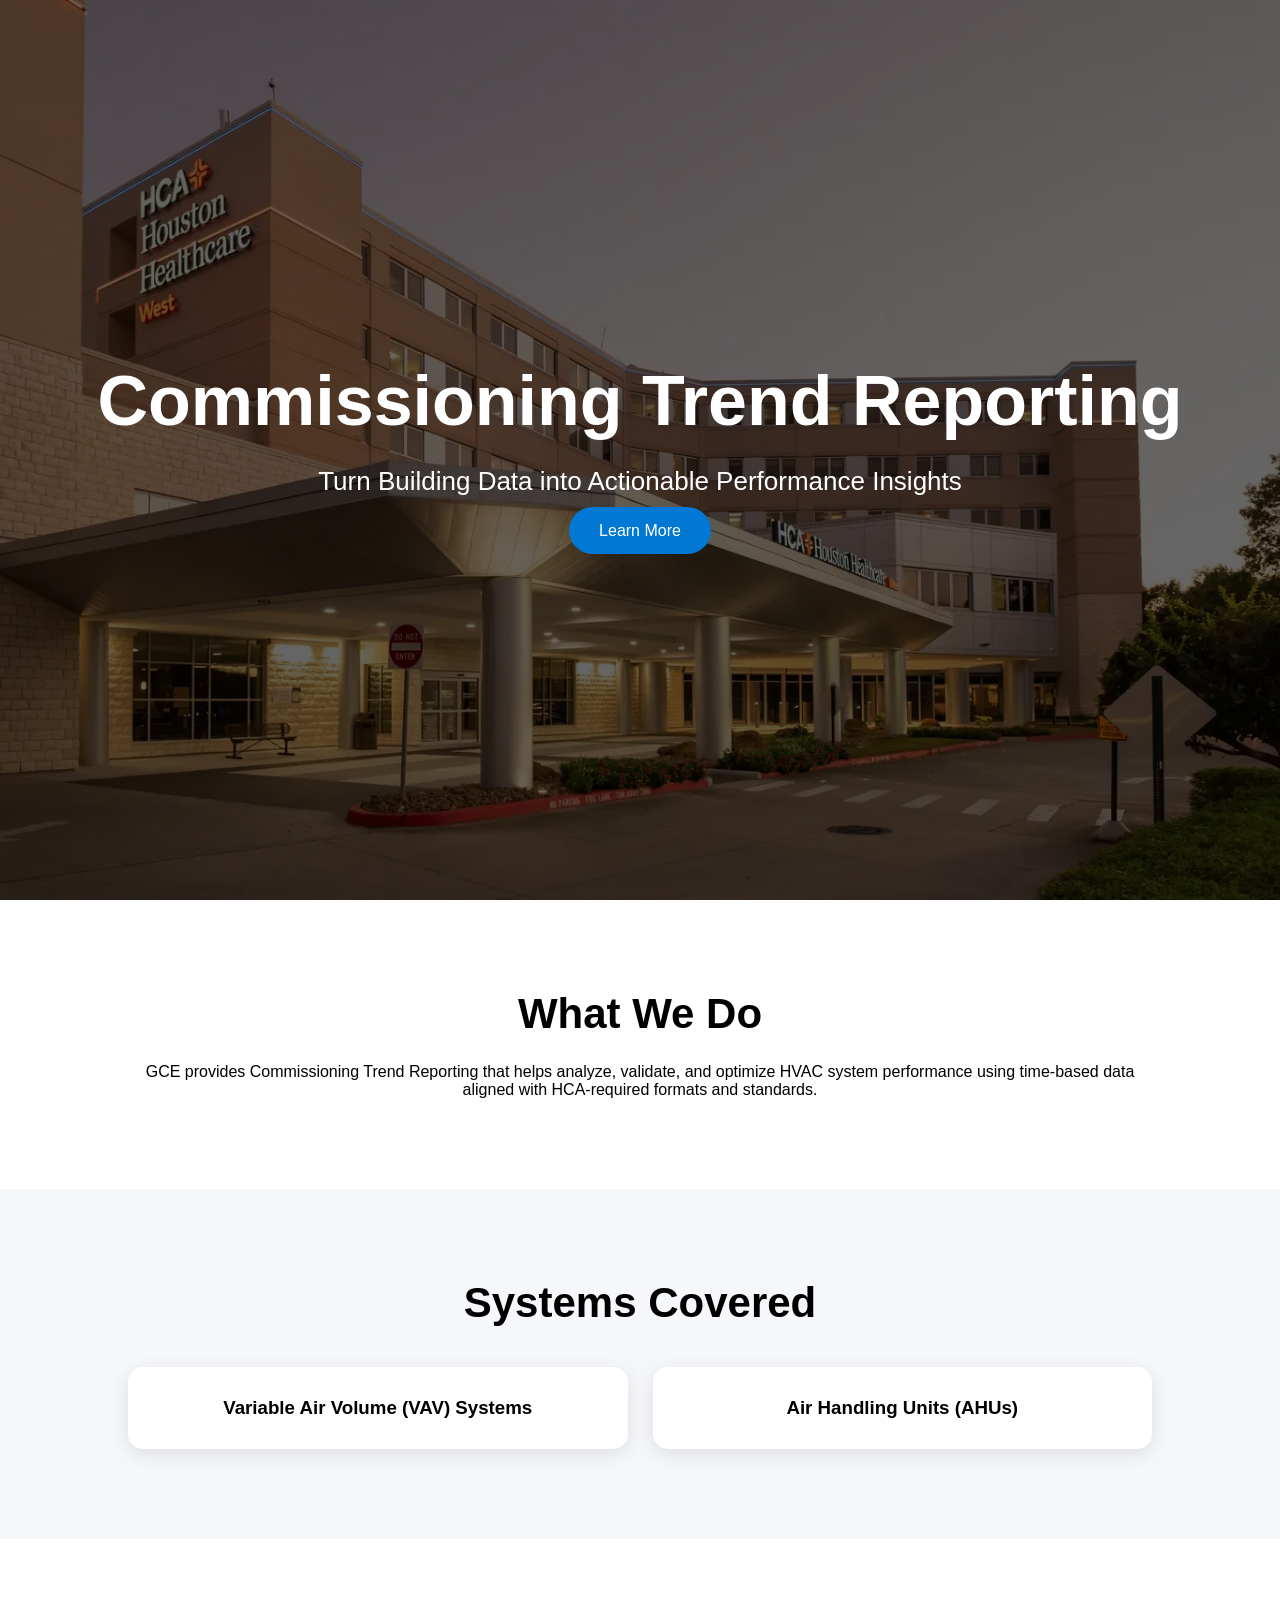
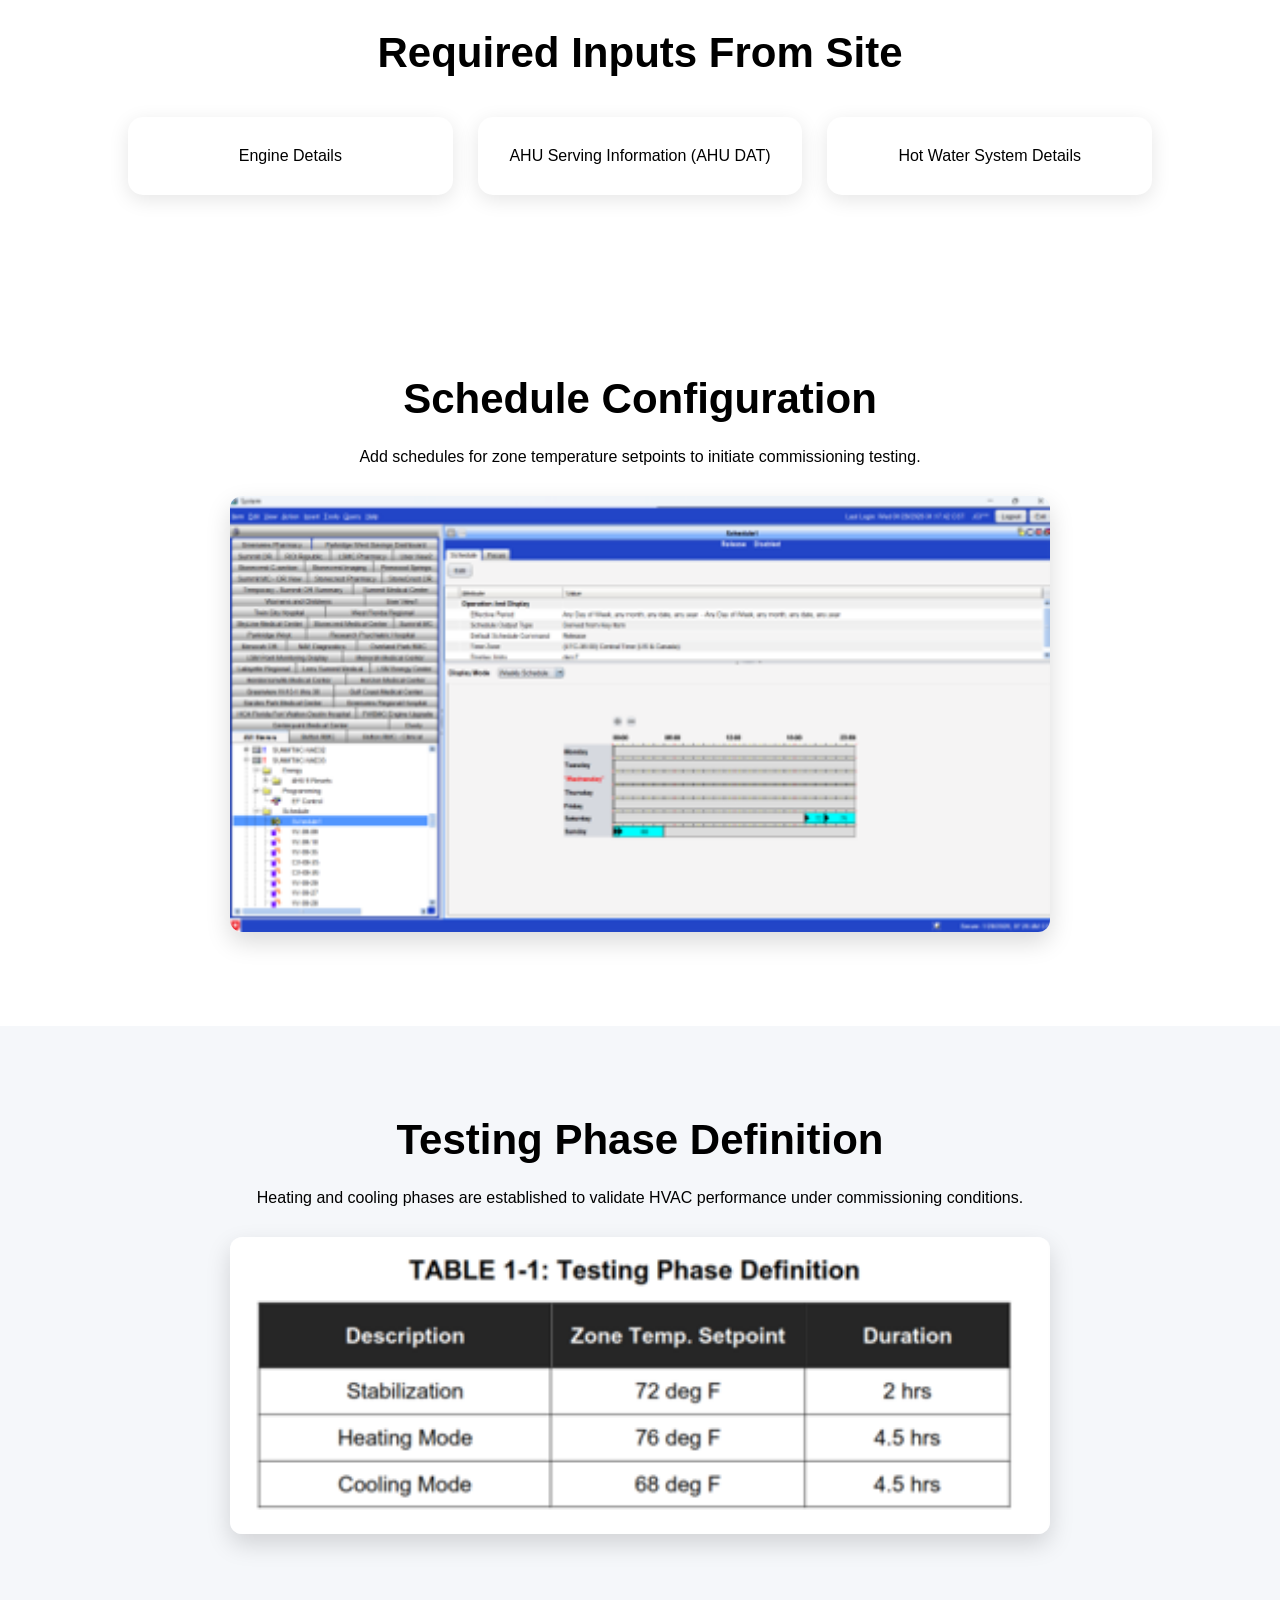
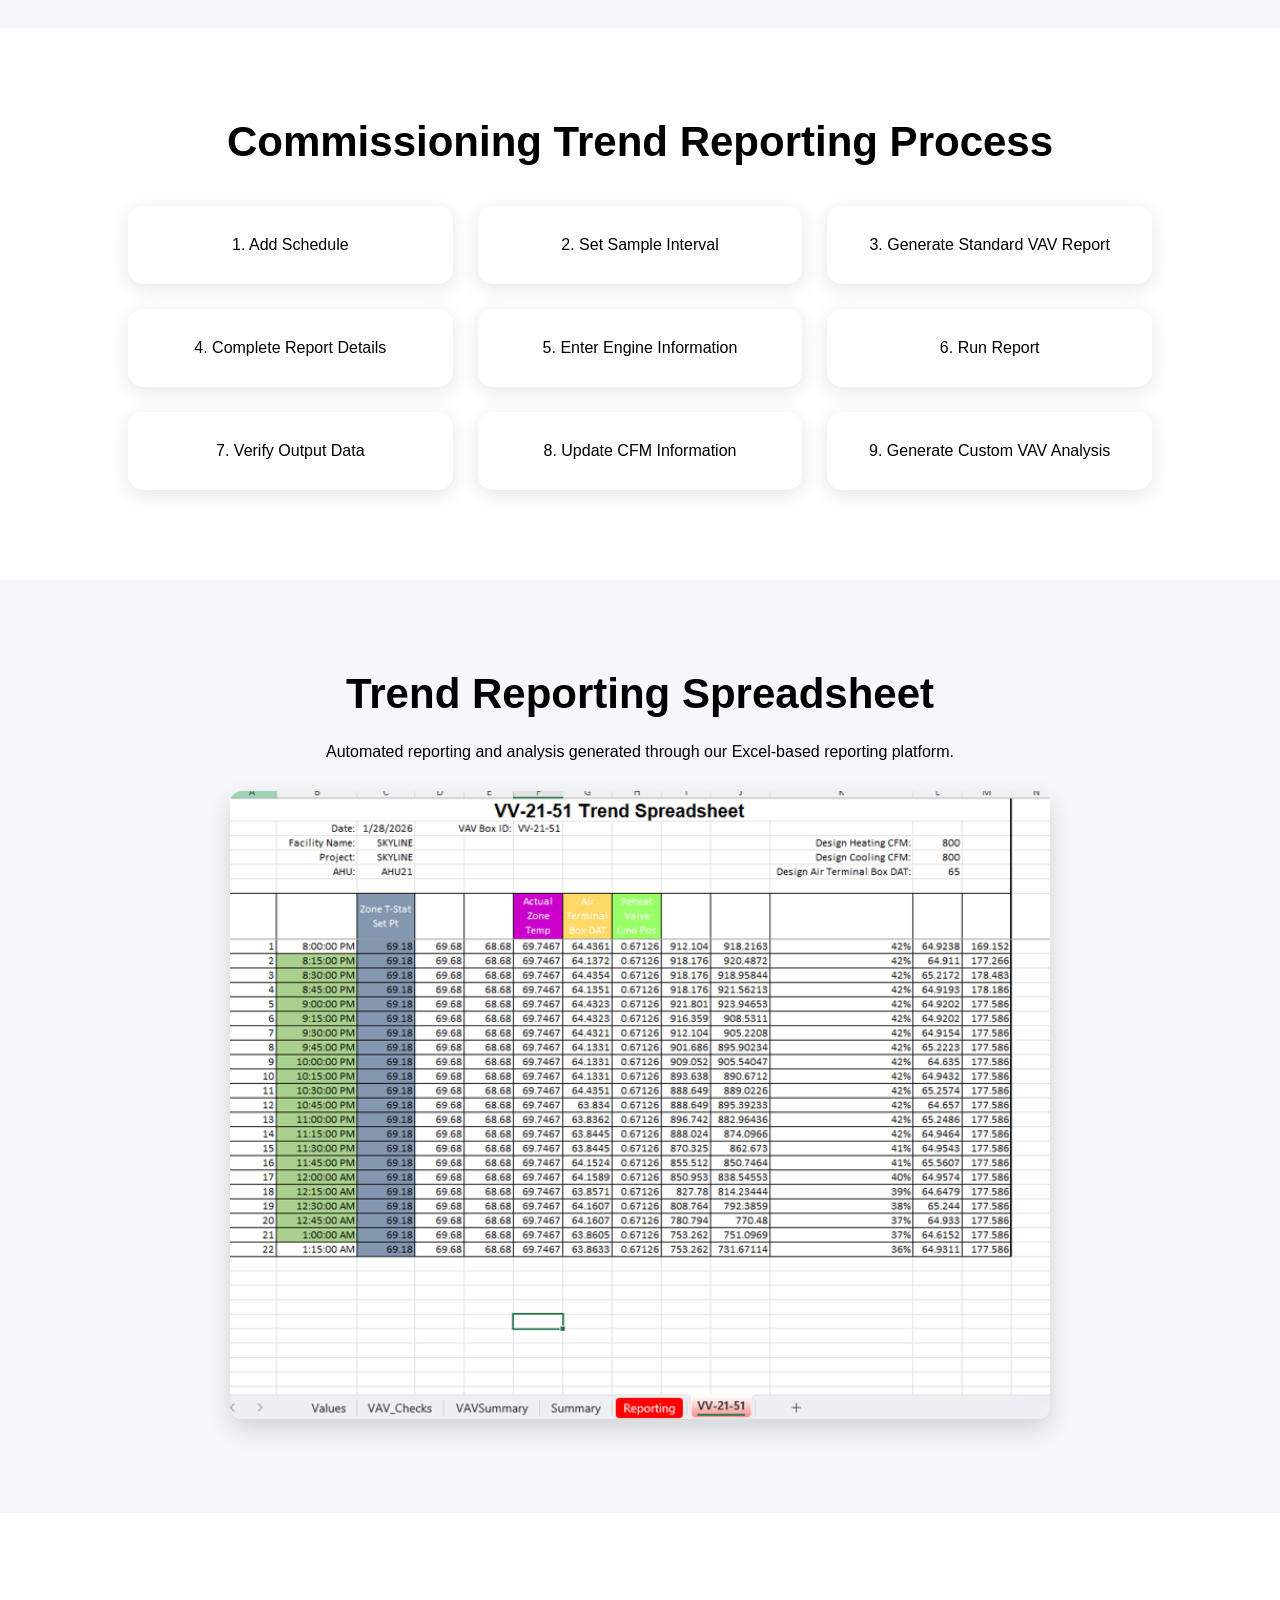
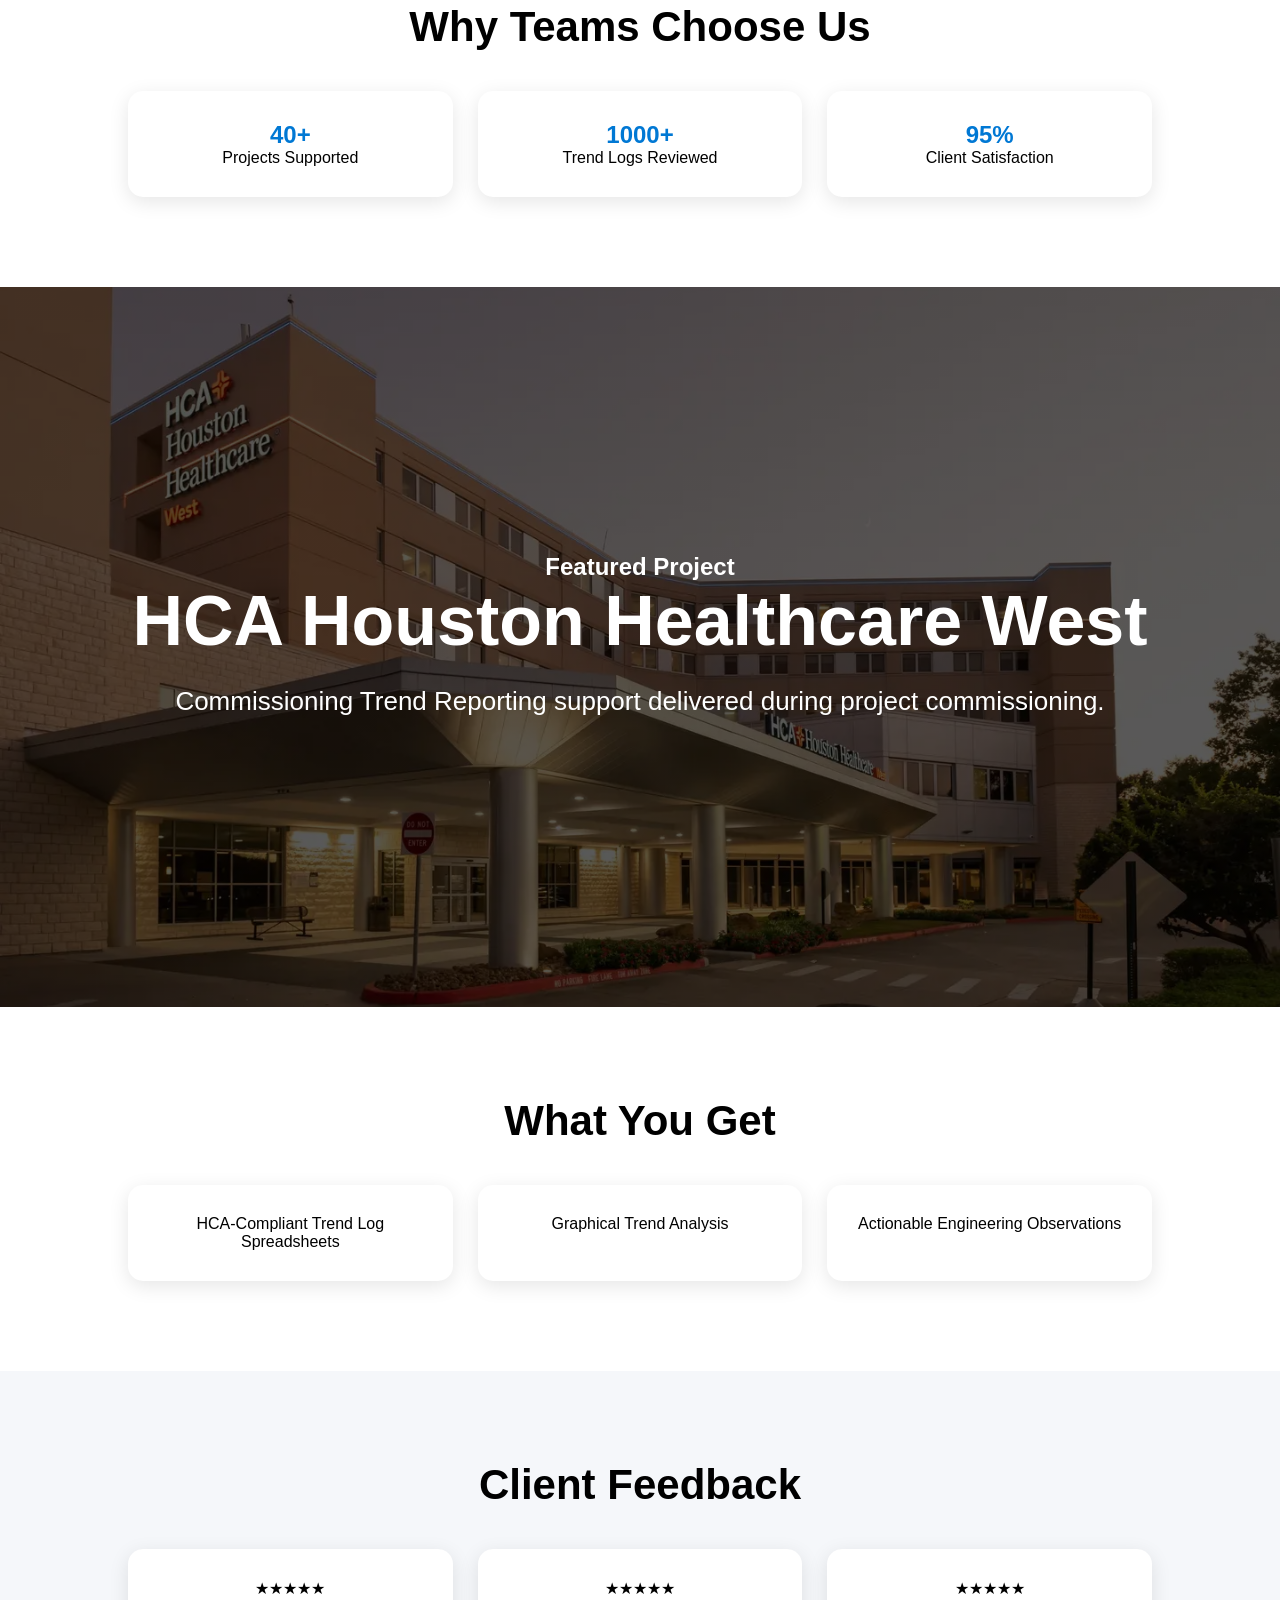
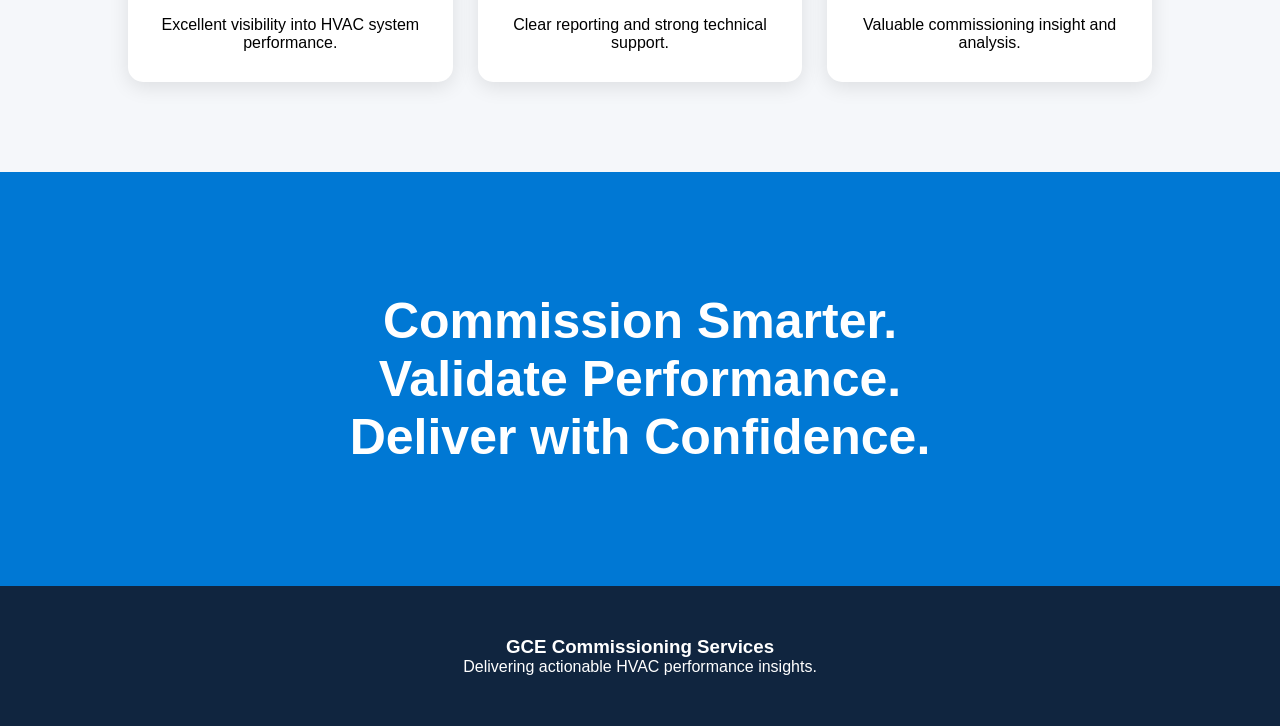
<file: index.html>
<!DOCTYPE html>
<html lang="en">

<head>
    <meta charset="UTF-8">
    <meta name="viewport" content="width=device-width, initial-scale=1.0">
    <title>Commissioning Trend Reporting</title>

    <link rel="stylesheet" href="styles.css">
</head>

<body>

    <!-- HERO -->

    <section class="hero">

        <div class="overlay">

            <h1>Commissioning Trend Reporting</h1>

            <p>
                Turn Building Data into Actionable Performance Insights
            </p>

           <a href="#about" class=btn>Learn More</a>

        </div>

    </section>

    <!-- ABOUT -->

    <section id="about" class="section fade">

        <h2>What We Do</h2>

        <p>
            GCE provides Commissioning Trend Reporting that helps analyze,
            validate, and optimize HVAC system performance using time-based
            data aligned with HCA-required formats and standards.
        </p>

    </section>

    <!-- SYSTEMS -->

    <section class="section gray fade">

        <h2>Systems Covered</h2>

        <div class="cards">

            <div class="card">
                <h3>Variable Air Volume (VAV) Systems</h3>
            </div>

            <div class="card">
                <h3>Air Handling Units (AHUs)</h3>
            </div>

        </div>

    </section>

    <!-- INPUTS -->

    <section class="section fade">

        <h2>Required Inputs From Site</h2>

        <div class="cards">

            <div class="card">Engine Details</div>

            <div class="card">
                AHU Serving Information (AHU DAT)
            </div>

            <div class="card">
                Hot Water System Details
            </div>

        </div>

    </section>

    <!-- SCHEDULE -->

    <section class="section fade">

        <h2>Schedule Configuration</h2>

        <p>
            Add schedules for zone temperature setpoints
            to initiate commissioning testing.
        </p>

        <img src="images/scheduling-tool.png" alt="Scheduling Tool" class="content-image">

    </section>

    <!-- TEST PHASE -->

    <section class="section gray fade">

        <h2>Testing Phase Definition</h2>

        <p>
            Heating and cooling phases are established
            to validate HVAC performance under
            commissioning conditions.
        </p>

        <img src="images/testing-phase-definition.png" alt="Testing Phase Definition" class="content-image">

    </section>

    <!-- PROCESS -->

    <section class="section fade">

        <h2>Commissioning Trend Reporting Process</h2>

        <div class="cards">

            <div class="card">1. Add Schedule</div>
            <div class="card">2. Set Sample Interval</div>
            <div class="card">3. Generate Standard VAV Report</div>
            <div class="card">4. Complete Report Details</div>
            <div class="card">5. Enter Engine Information</div>
            <div class="card">6. Run Report</div>
            <div class="card">7. Verify Output Data</div>
            <div class="card">8. Update CFM Information</div>
            <div class="card">9. Generate Custom VAV Analysis</div>

        </div>

    </section>

    <!-- EXCEL TOOL -->

    <section class="section gray fade">

        <h2>Trend Reporting Spreadsheet</h2>

        <p>
            Automated reporting and analysis generated
            through our Excel-based reporting platform.
        </p>

        <img src="images/trend-reporting-sheet.png" alt="Trend Reporting Spreadsheet" class="content-image">

    </section>

    <!-- STATS -->

    <section class="section stats fade">

        <h2>Why Teams Choose Us</h2>

        <div class="cards">

            <div class="card">
                <h1>40+</h1>
                <p>Projects Supported</p>
            </div>

            <div class="card">
                <h1>1000+</h1>
                <p>Trend Logs Reviewed</p>
            </div>

            <div class="card">
                <h1>95%</h1>
                <p>Client Satisfaction</p>
            </div>

        </div>

    </section>

    <!-- HCA PROJECT -->

    <section class="project fade">

        <div class="overlay">

            <h2>Featured Project</h2>

            <h1>HCA Houston Healthcare West</h1>

            <p>
                Commissioning Trend Reporting support
                delivered during project commissioning.
            </p>

        </div>

    </section>

    <!-- DELIVERABLES -->

    <section class="section fade">

        <h2>What You Get</h2>

        <div class="cards">

            <div class="card">
                HCA-Compliant Trend Log Spreadsheets
            </div>

            <div class="card">
                Graphical Trend Analysis
            </div>

            <div class="card">
                Actionable Engineering Observations
            </div>

        </div>

    </section>

    <!-- TESTIMONIALS -->

    <section class="section gray fade">

        <h2>Client Feedback</h2>

        <div class="cards">

            <div class="card">
                ★★★★★
                <br><br>
                Excellent visibility into HVAC system performance.
            </div>

            <div class="card">
                ★★★★★
                <br><br>
                Clear reporting and strong technical support.
            </div>

            <div class="card">
                ★★★★★
                <br><br>
                Valuable commissioning insight and analysis.
            </div>

        </div>

    </section>

    <!-- CTA -->

    <section class="cta fade">

        <h2>
            Commission Smarter.<br>
            Validate Performance.<br>
            Deliver with Confidence.
        </h2>

    </section>

    <!-- FOOTER -->

    <footer>

        <h3>GCE Commissioning Services</h3>

        <p>
            Delivering actionable HVAC performance insights.
        </p>

    </footer>

    <script src="script.js"></script>
    
</body>
</html>
</file>
<file: styles.css>
*{
    margin:0;
    padding:0;
    box-sizing:border-box;
}

html{
    scroll-behavior:smooth;
}

body{
    font-family:Segoe UI, Arial, sans-serif;
}

.hero{

    height:100vh;

    background:
    linear-gradient(
        rgba(0,0,0,.6),
        rgba(0,0,0,.6)
    ),
    url("images/HCA-west-housotn.webp");

    background-size:cover;
    background-position:center;

    display:flex;
    justify-content:center;
    align-items:center;
}

.overlay{
    text-align:center;
    color:white;
}

.overlay h1{
    font-size:70px;
}

.overlay p{
    font-size:26px;
    margin:25px 0;
}

.btn{
    background:#0078d4;
    color:white;
    text-decoration:none;
    padding:15px 30px;
    border-radius:30px;
}

.section{
    padding:90px 10%;
    text-align:center;
}

.gray{
    background:#f5f7fa;
}

.section h2{
    margin-bottom:25px;
    font-size:42px;
}

.cards{

    margin-top:40px;

    display:grid;

    grid-template-columns:
    repeat(auto-fit,minmax(250px,1fr));

    gap:25px;
}

.card{

    background:white;

    padding:30px;

    border-radius:15px;

    box-shadow:0 5px 20px rgba(0,0,0,.1);

    transition:.3s;
}

.card:hover{
    transform:translateY(-8px);
}

.content-image{

    width:80%;
    max-width:900px;

    margin-top:30px;

    border-radius:12px;

    box-shadow:0 10px 25px rgba(0,0,0,.15);
}

.large-image{

    width:95%;
    max-width:1300px;

    margin-top:30px;

    border-radius:12px;

    box-shadow:0 10px 25px rgba(0,0,0,.15);
}

.stats .card h1{
    color:#0078d4;
}

.project{

    min-height:80vh;

    background:
    linear-gradient(
        rgba(0,0,0,.65),
        rgba(0,0,0,.65)
    ),
    url("images/HCA-west-housotn.webp");

    background-size:cover;
    background-position:center;
    background-attachment:fixed;

    display:flex;
    justify-content:center;
    align-items:center;
}

.cta{

    background:#0078d4;

    color:white;

    padding:120px 10%;

    text-align:center;
}

.cta h2{
    font-size:50px;
}

footer{

    background:#10253f;

    color:white;

    text-align:center;

    padding:50px;
}

/* ANIMATION */

.fade{
    opacity:0;
    transform:translateY(50px);
    transition:all 1s ease;
}

.fade.show{
    opacity:1;
    transform:translateY(0);
}

@media(max-width:768px){

    .overlay h1{
        font-size:40px;
    }

    .overlay p{
        font-size:20px;
    }

    .content-image,
    .large-image{
        width:100%;
    }

    .cta h2{
        font-size:32px;
    }
}
</file>
